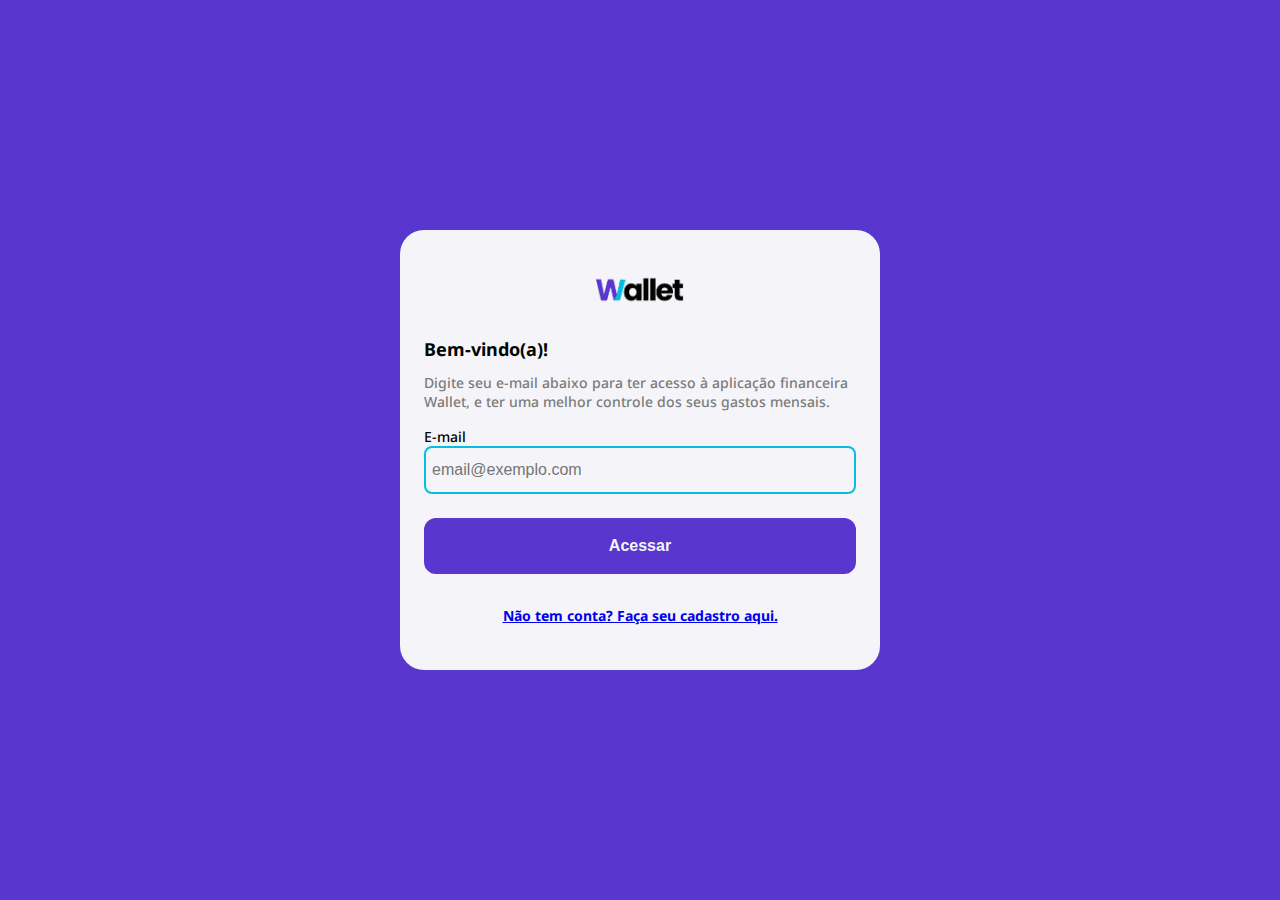
<file: index.html>
<!DOCTYPE html>
<html>
  <head>
    <title>Wallet App - Login</title>
    <link rel="stylesheet" href="styles.css" />
    <script src="index.js"></script>
  </head>
  <body>
    <div class="auth-container">
      <div class="auth-content">
        <div class="auth-content-container">
          <img class="logo" src="src/img/logo.png" />
          <h3 class="full-width text-left mt larger">Bem-vindo(a)!</h3>
          <p class="mt small">
            Digite seu e-mail abaixo para ter acesso à aplicação financeira
            Wallet, e ter uma melhor controle dos seus gastos mensais.
          </p>
          <label class="mt" for="input-email">E-mail</label>
          <input
            class="mt-smaller"
            placeholder="email@exemplo.com"
            id="input-email"
            name="input-email"
            type="email"
          />
          <button onclick="onClickLogin()" class="full-width mt large">
            Acessar
          </button>
          <a class="mt larger" href="src/pages/register/index.html"
            >Não tem conta? Faça seu cadastro aqui.</a
          >
        </div>
      </div>
    </div>
  </body>
</html>
</file>
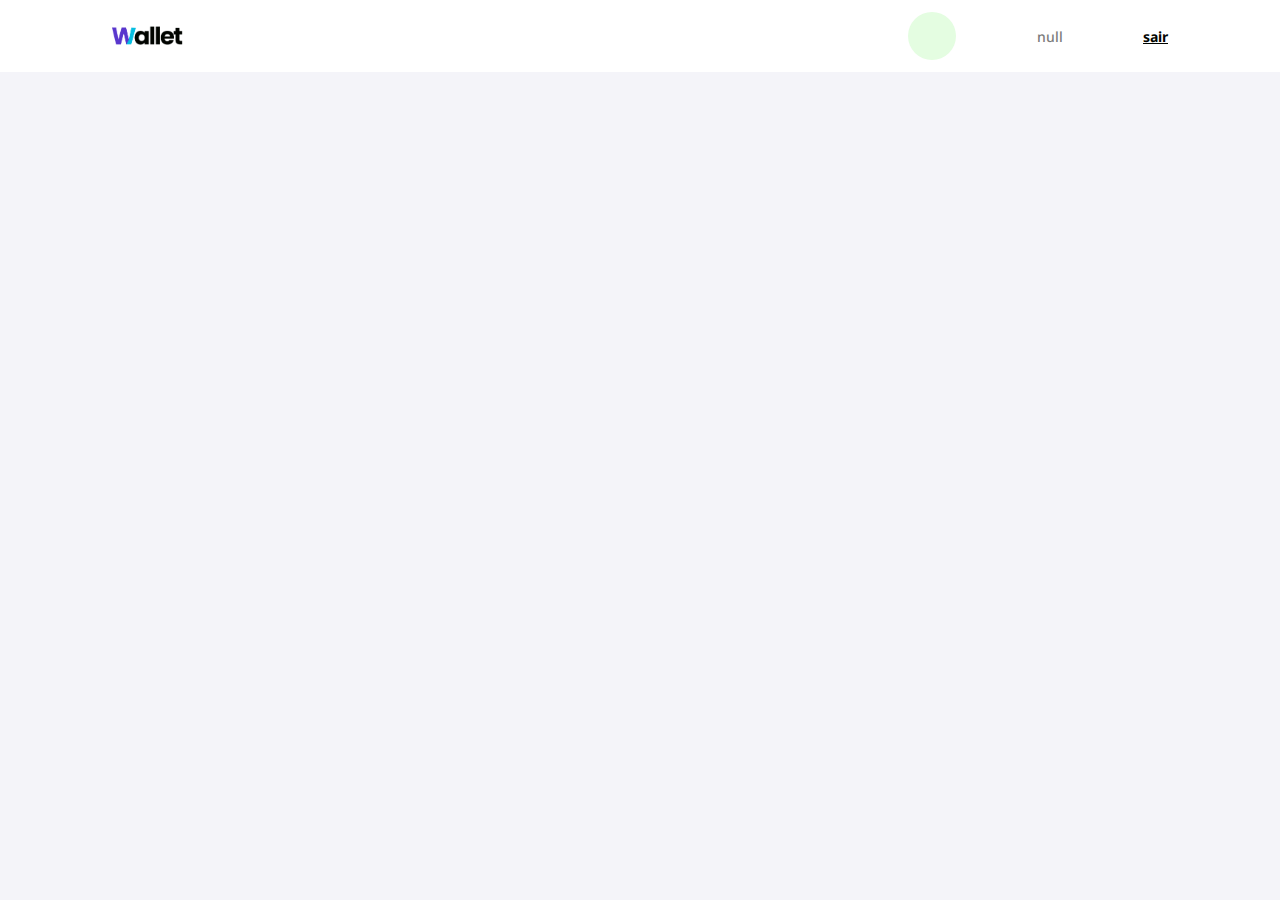
<file: src/pages/home/index.html>
<!DOCTYPE html>
<html>
  <head>
    <title>Wallet App Home</title>
    <link rel="stylesheet" href="../../../styles.css" />
    <link rel="stylesheet" href="styles.css" />
    <script src="index.js"></script>
  </head>
  <body>
    <div class="home-content-container">
      <div class="navbar">
        <img
          src="../../img/logo.png"
          class="logo-navbar"
          alt="Logo Wallet App"
        />
        <div id="navbar-user-container" class="navbar-user-container">
          <div id="navbar-user-avatar" class="navbar-user-avatar"></div>
        </div>
      </div>
      <h1>Home</h1>
    </div>
  </body>
</html>
</file>
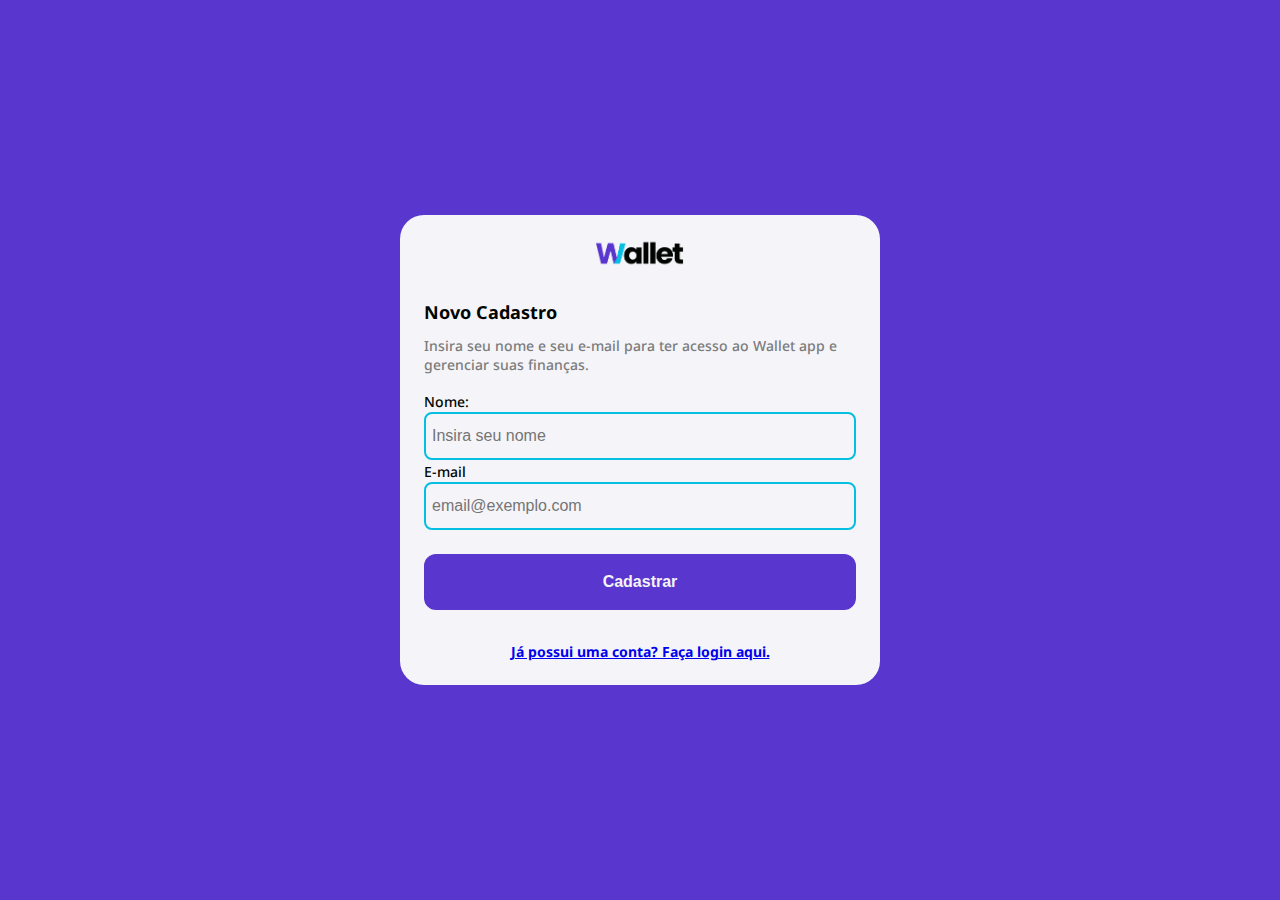
<file: src/pages/register/index.html>
<!DOCTYPE html>
<html>
  <head>
    <title>Wallet App - Cadastrar</title>
    <link rel="stylesheet" href="../../../styles.css" />
    <script src="index.js"></script>
  </head>
  <body>
    <div class="auth-container">
      <div class="auth-content">
        <div class="auth-content-container">
          <img class="logo" src="../../img/logo.png" />
          <h3 class="full-width text-left mt larger">Novo Cadastro</h3>
          <p class="mt small">
            Insira seu nome e seu e-mail para ter acesso ao Wallet app e
            gerenciar suas finanças.
          </p>
          <form id="form-register" class="mt">
            <label for="input-name">Nome:</label>
            <input
              class="mt-smaller"
              placeholder="Insira seu nome"
              id="input-name"
              name="input-name"
              type="text"
              required
            />
            <label class="mt" for="input-email">E-mail</label>
            <input
              class="mt-smaller"
              placeholder="email@exemplo.com"
              id="input-email"
              name="input-email"
              type="email"
            />
            <button type="submit" class="full-width mt large">Cadastrar</button>
          </form>
          <a class="mt larger" href="../../../index.html"
            >Já possui uma conta? Faça login aqui.</a
          >
        </div>
      </div>
    </div>
  </body>
</html>
</file>
<file: styles.css>
@import url("https://fonts.googleapis.com/css2?family=Noto+Sans:ital,wght@0,100..900;1,100..900&display=swap");

body {
  padding: 0px;
  margin: 0px;
  font-family: "Noto Sans", sans-serif;
  color: #010400;
}

h1 {
  font-size: 40px;
  font-weight: bolder;
  margin: 0px;
  padding: 0px;
}

h2 {
  font-size: 24px;
  font-weight: bold;
  margin: 0px;
  padding: 0px;
}

h3 {
  font-size: 18px;
  font-weight: bold;
  margin: 0px;
  padding: 0px;
}

h4 {
  font-size: 16px;
  font-weight: 700;
  color: #7c7c7c;
  margin: 0px;
  padding: 0px;
}

p {
  font-size: 14px;
  font-weight: 500;
  color: #7c7c7c;
  margin: 0px;
  padding: 0px;
}

label {
  width: 100%;
  font-size: 14px;
  font-weight: 500;
}

a {
  font-size: 14px;
  font-weight: 700;
  text-decoration: underline;
}

button {
  background-color: #5936cd;
  height: 56px;
  width: 432px;
  border-color: #5936cd;
  border-width: 2px;
  border-radius: 12px;
  border-style: solid;
  color: #f4f4f9;
  font-weight: bold;
  font-size: 16px;
  cursor: pointer;
}

button.small {
  background-color: #f4f4f9;
  color: #010400;
  font-size: 14px;
  height: 36px;
  width: 90px;
  border-radius: 8px;
}

input {
  background-color: #f4f4f9;
  width: 100%;
  height: 48px;
  border-color: #06bee1;
  border-style: solid;
  border-width: 2px;
  border-radius: 8px;
  color: #010400;
  font-size: 16px;
  padding: 6px;
  box-sizing: border-box;
}

.full-width {
  width: 100%;
}

.text-center {
  text-align: center;
}

.text-left {
  text-align: left;
}

.mt {
  margin-top: 16px;
}
.mt.small {
  margin-top: 12px;
}

.mt.smaller {
  margin-top: 6px;
}

.mt.large {
  margin-top: 24px;
}

.mt.larger {
  margin-top: 32px;
}

.logo {
  width: 88px;
  height: auto;
}

.auth-container {
  width: 100vw;
  height: 100vh;
  display: flex;
  align-items: center;
  justify-content: center;
  background-color: #5936cd;
}

.auth-content {
  display: flex;
  align-items: center;
  justify-content: center;
  width: 480px;
  height: auto;
  min-height: 440px;
  background-color: #f4f4f9;
  border-radius: 24px;
}

.auth-content-container {
  display: flex;
  flex-direction: column;
  align-items: center;
  justify-content: center;
  width: 100%;
  height: 100%;
  padding: 24px;
}
</file>
<file: src/pages/home/styles.css>
.home-content-container {
  display: flex;
  flex-direction: column;
  align-items: flex-start;
  justify-content: flex-start;
  width: 100vw;
  height: 100vh;
  background-color: #f4f4f9;
}

.navbar {
  display: flex;
  flex-direction: row;
  align-items: center;
  justify-content: space-between;
  height: 72px;
  width: 100vw;
  background-color: #ffffff;
  position: fixed;
  top: 0px;
  left: 0px;
  right: 0px;
  padding: 24px 112px;
  box-sizing: border-box;
}

.logo-navbar {
  height: 24px;
  width: auto;
}

.navbar-user-container {
  display: flex;
  flex-direction: row;
  align-items: center;
  justify-content: space-between;
  width: 260px;
  height: 100%;
}

.navbar-user-avatar {
  display: flex;
  align-items: center;
  justify-content: center;
  height: 48px;
  width: 48px;
  border-radius: 24px;
  background-color: #e4fde1;
}
</file>
